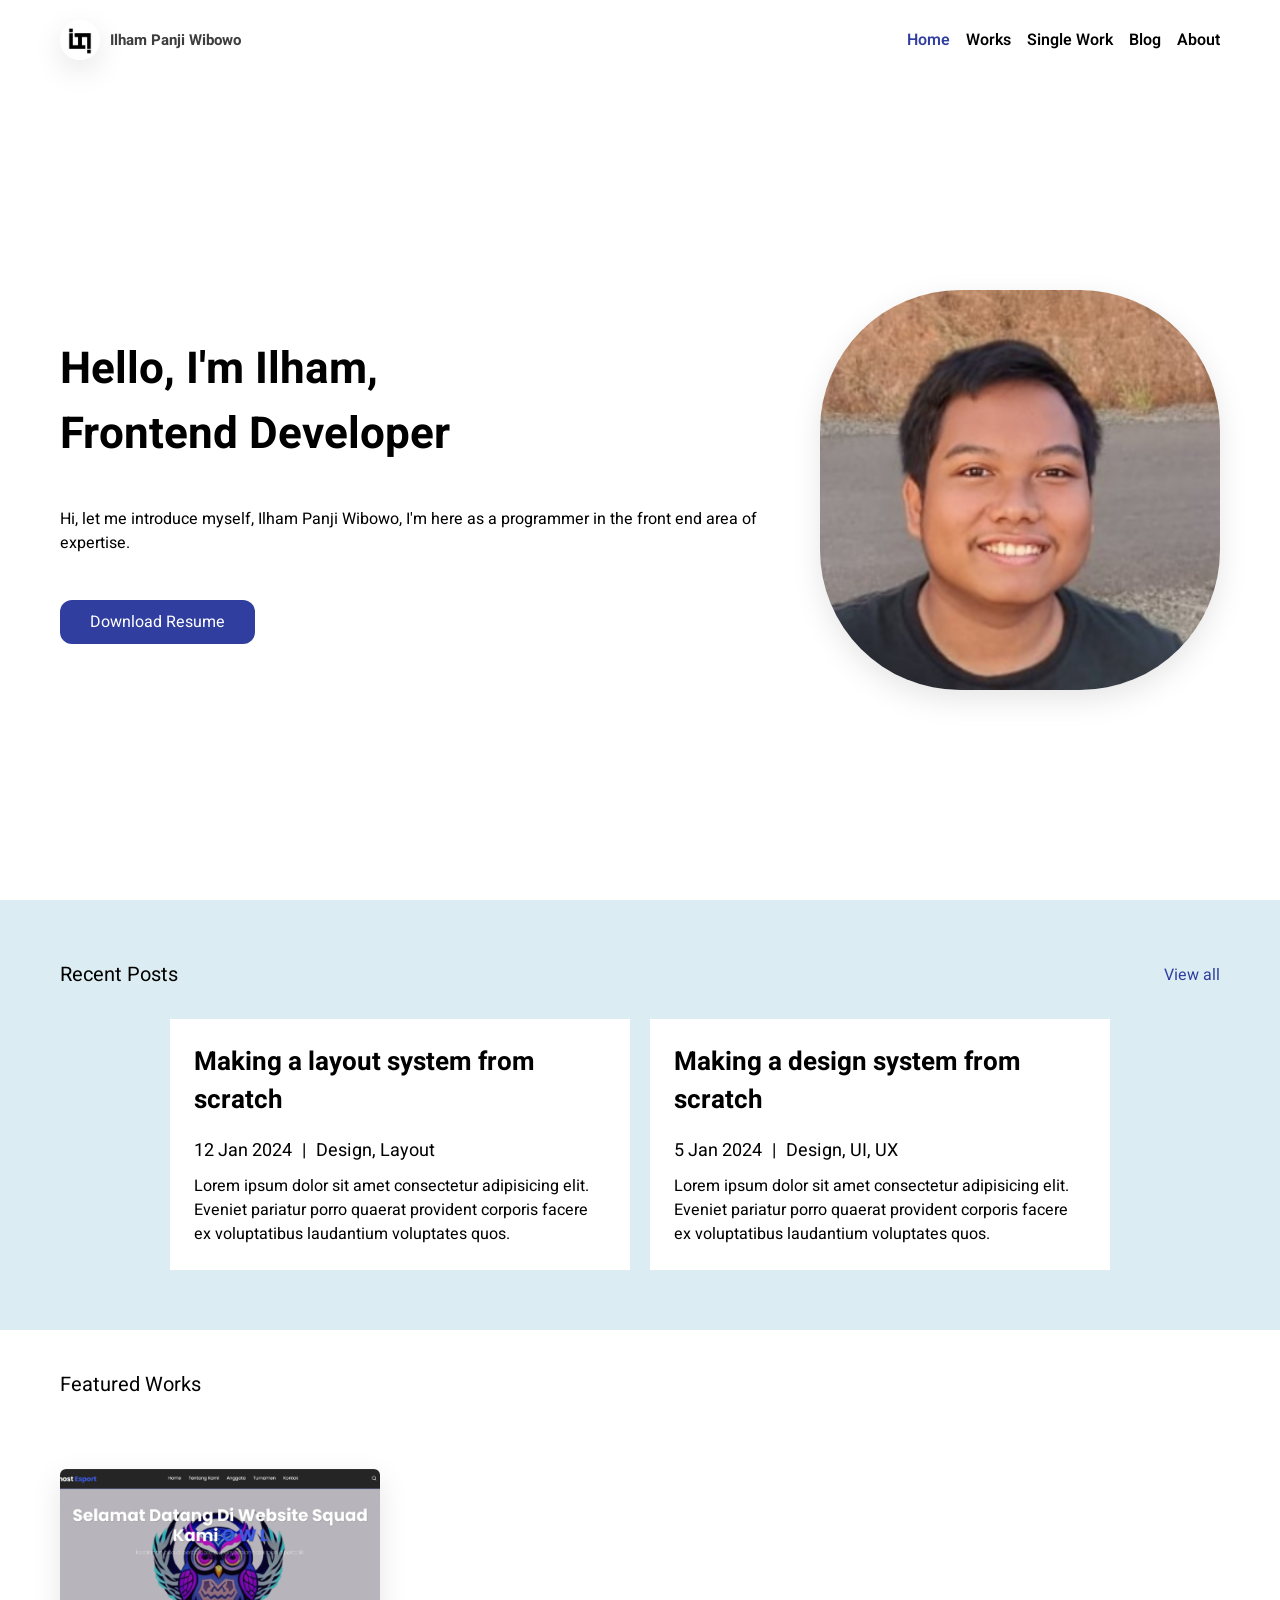
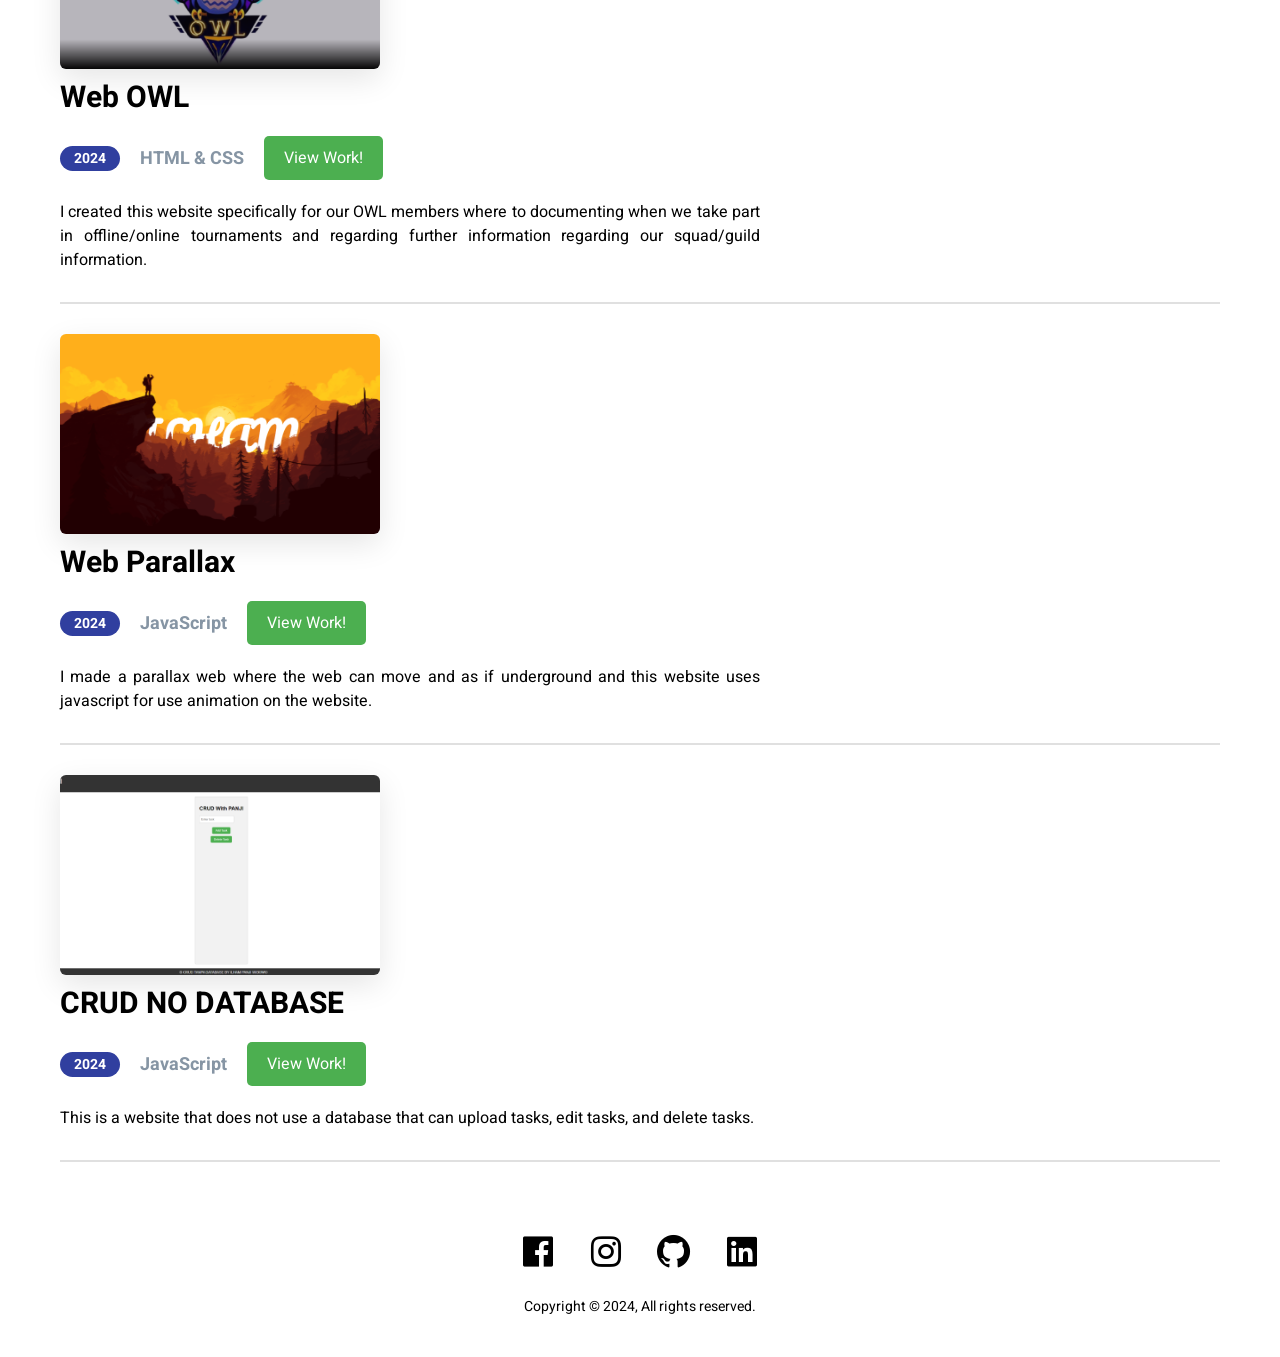
<file: index.html>
<!DOCTYPE html>
<html lang="en">
<head>
    <meta charset="UTF-8">
    <meta name="viewport" content="width=device-width, initial-scale=1.0">
    <link href="https://unpkg.com/boxicons@2.1.4/css/boxicons.min.css" rel="stylesheet">
    <link rel="stylesheet" href="style.css">
    <title>Personal Portfolio Ilham</title>
</head>
<body>
 <nav>
    <div class="logo">
      <img src="assets/IPW.jpg" />
      <a href="#">Ilham Panji Wibowo</a>
    </div>
    <div class="nav-links">
      <a class="selected" href="index.html">Home</a>
      <a href="works.html">Works</a>
      <a href="single-work.html">Single Work</a>
      <a href="blog.html">Blog</a>
      <a href="about.html">About</a>
    </div>
  </nav>

    <div class="main">
        <div class="info">
            <h1>Hello, I'm Ilham, <br>Frontend Developer</h1>
            <p>
                Hi, let me introduce myself, Ilham Panji Wibowo, I'm here as a programmer in the front end area of expertise.
            </p>
            <button>Download Resume</button>
        </div>
        <img src="assets/Ilham.png" alt="Ilham's Photo">
    </div>

    <div class="recent">
        <div class="header">
            <h4>Recent Posts</h4>
            <a href="blog.html">View all</a>
        </div>
        <div class="posts">
            <div class="post-item">
                <h3>Making a layout system from scratch</h3>
                <div class="info">
                    <h5>12 Jan 2024</h5>
                    <h5>|</h5>
                    <h5>Design, Layout</h5>
                </div>
                <p>
                    Lorem ipsum dolor sit amet consectetur adipisicing elit. Eveniet
                    pariatur porro quaerat provident corporis facere ex voluptatibus
                    laudantium voluptates quos.
                </p>
            </div>
            <div class="post-item">
                <h3>Making a design system from scratch</h3>
                <div class="info">
                    <h5>5 Jan 2024</h5>
                    <h5>|</h5>
                    <h5>Design, UI, UX</h5>
                </div>
                <p>
                    Lorem ipsum dolor sit amet consectetur adipisicing elit. Eveniet
                    pariatur porro quaerat provident corporis facere ex voluptatibus
                    laudantium voluptates quos.
                </p>
            </div>
        </div>
    </div>

    <div class="separator">
        <h4>Featured Works</h4>
    </div>

    <div class="featured">
        <div class="item">
            <div class="details">
                <a href="https://ilhamajjah.github.io/OWL-GhostEsport/" target="_blank">
                    <img src="assets/Work-1.png" alt="Web OWL">
                    <h3>Web OWL</h3>
                    <div class="item-info">
                        <div class="year-badge">2024</div>
                        <h4>HTML & CSS</h4>
                        <div class="view-work">View Work!</div>
                    </div>
                </a>
                <p>
                  I created this website specifically for our OWL members where to
                  documenting when we take part in offline/online tournaments and
                  regarding further information regarding our squad/guild information.
                </p>
            </div>
        </div>
        <div class="item">
            <div class="details">
                <a href="https://ilhamajjah.github.io/paralaxpanji/" target="_blank">
                    <img src="assets/Work-2.png" alt="Web Parallax">
                    <h3>Web Parallax</h3>
                    <div class="item-info">
                        <div class="year-badge">2024</div>
                        <h4>JavaScript</h4>
                        <div class="view-work">View Work!</div>
                    </div>
                </a>
                <p>
                  I made a parallax web where the web can move and
                  as if underground and this website uses javascript for
                  use animation on the website.
                </p>
            </div>
        </div>
        <div class="item">
            <div class="details">
                <a href="https://ilhamajjah.github.io/CRUDNODB/" target="_blank">
                    <img src="assets/Work-3.png" alt="CRUD NO DATABASE">
                    <h3>CRUD NO DATABASE</h3>
                    <div class="item-info">
                        <div class="year-badge">2024</div>
                        <h4>JavaScript</h4>
                        <div class="view-work">View Work!</div>
                    </div>
                </a>
                <p>
                  This is a website that does not use a database that can upload tasks, edit tasks, and delete tasks.
                </p>
            </div>
        </div>
    </div>

    <footer>
        <div class="socials">
            <a href="https://www.facebook.com/ilham.panjiwibowo?mibextid=ZbWKwL" target="_blank"><i class="bx bxl-facebook-square"></i></a>
            <a href="https://www.instagram.com/ilhamthecraft?igsh=bWM5Z2NmdzF6bHhk" target="_blank"><i class="bx bxl-instagram"></i></a>
            <a href="https://github.com/ILHAMAJJAH" target="_blank"><i class="bx bxl-github"></i></a>
            <a href="https://www.linkedin.com/in/ilham-panji-wibowo-17b98a2b2?utm_source=share&utm_campaign=share_via&utm_content=profile&utm_medium=android_app" target="_blank"><i class="bx bxl-linkedin-square"></i></a>
        </div>

        <p>Copyright © 2024, All rights reserved.</p>
    </footer>
</body>
</html>
</file>
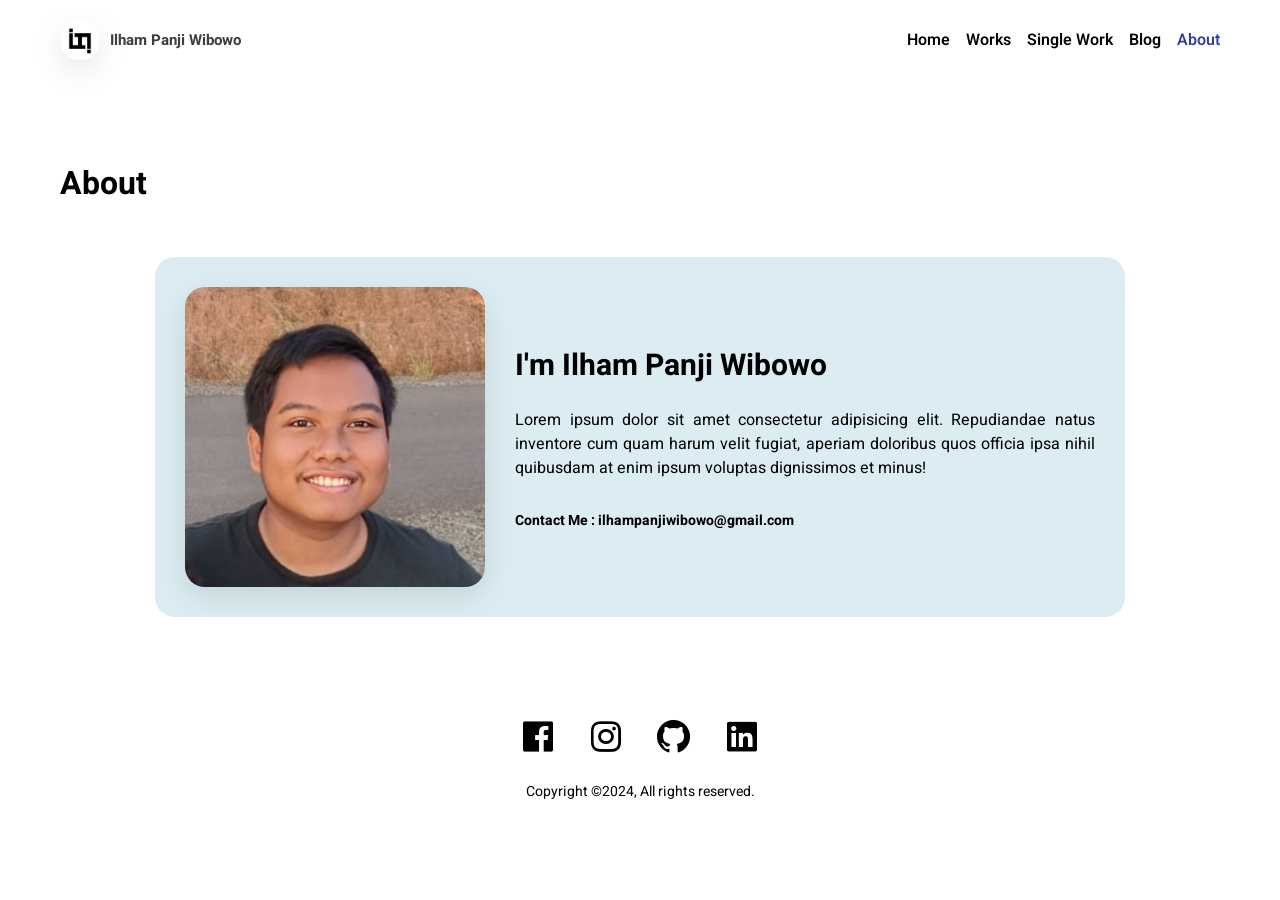
<file: about.html>
<!DOCTYPE html>
<html lang="en">
  <head>
    <meta charset="UTF-8" />
    <meta name="viewport" content="width=device-width, initial-scale=1.0" />
    <link
      href="https://unpkg.com/boxicons@2.1.4/css/boxicons.min.css"
      rel="stylesheet"
    />
    <link rel="stylesheet" href="style.css" />
    <title>About Page | Ilham Panji Wibowo</title>
  </head>

  <body>
    <nav>
      <div class="logo">
        <img src="assets/IPW.jpg" />
        <a href="#">Ilham Panji Wibowo</a>
      </div>
      <div class="nav-links">
        <a href="index.html">Home</a>
        <a href="works.html">Works</a>
        <a href="single-work.html">Single Work</a>
        <a href="blog.html">Blog</a>
        <a class="selected" href="about.html">About</a>
      </div>
    </nav>

    <h1 class="page-title">About</h1>

    <div class="content">
      <div class="container">
        <img src="assets/Ilham.png" />
        <div class="about">
          <h2>I'm Ilham Panji Wibowo</h2>
          <p>
            Lorem ipsum dolor sit amet consectetur adipisicing elit. Repudiandae
            natus inventore cum quam harum velit fugiat, aperiam doloribus quos
            officia ipsa nihil quibusdam at enim ipsum voluptas dignissimos et
            minus!
          </p>
          <p class="email">Contact Me : ilhampanjiwibowo@gmail.com</p>
        </div>
      </div>
    </div>

    <footer>
      <div class="socials">
        <a
          href="https://www.facebook.com/ilham.panjiwibowo?mibextid=ZbWKwL"
          target="_blank"
          ><i class="bx bxl-facebook-square"></i
        ></a>
        <a
          href="https://www.instagram.com/ilhamthecraft?igsh=bWM5Z2NmdzF6bHhk"
          target="_blank"
          ><i class="bx bxl-instagram"></i
        ></a>
        <a href="https://github.com/ILHAMAJJAH" target="_blank"
          ><i class="bx bxl-github"></i
        ></a>
        <a
          href="https://www.linkedin.com/in/ilham-panji-wibowo-17b98a2b2?utm_source=share&utm_campaign=share_via&utm_content=profile&utm_medium=android_app"
          target="_blank"
          ><i class="bx bxl-linkedin-square"></i
        ></a>
      </div>
      <p>Copyright ©2024, All rights reserved.</p>
    </footer>
  </body>
</html>
</file>
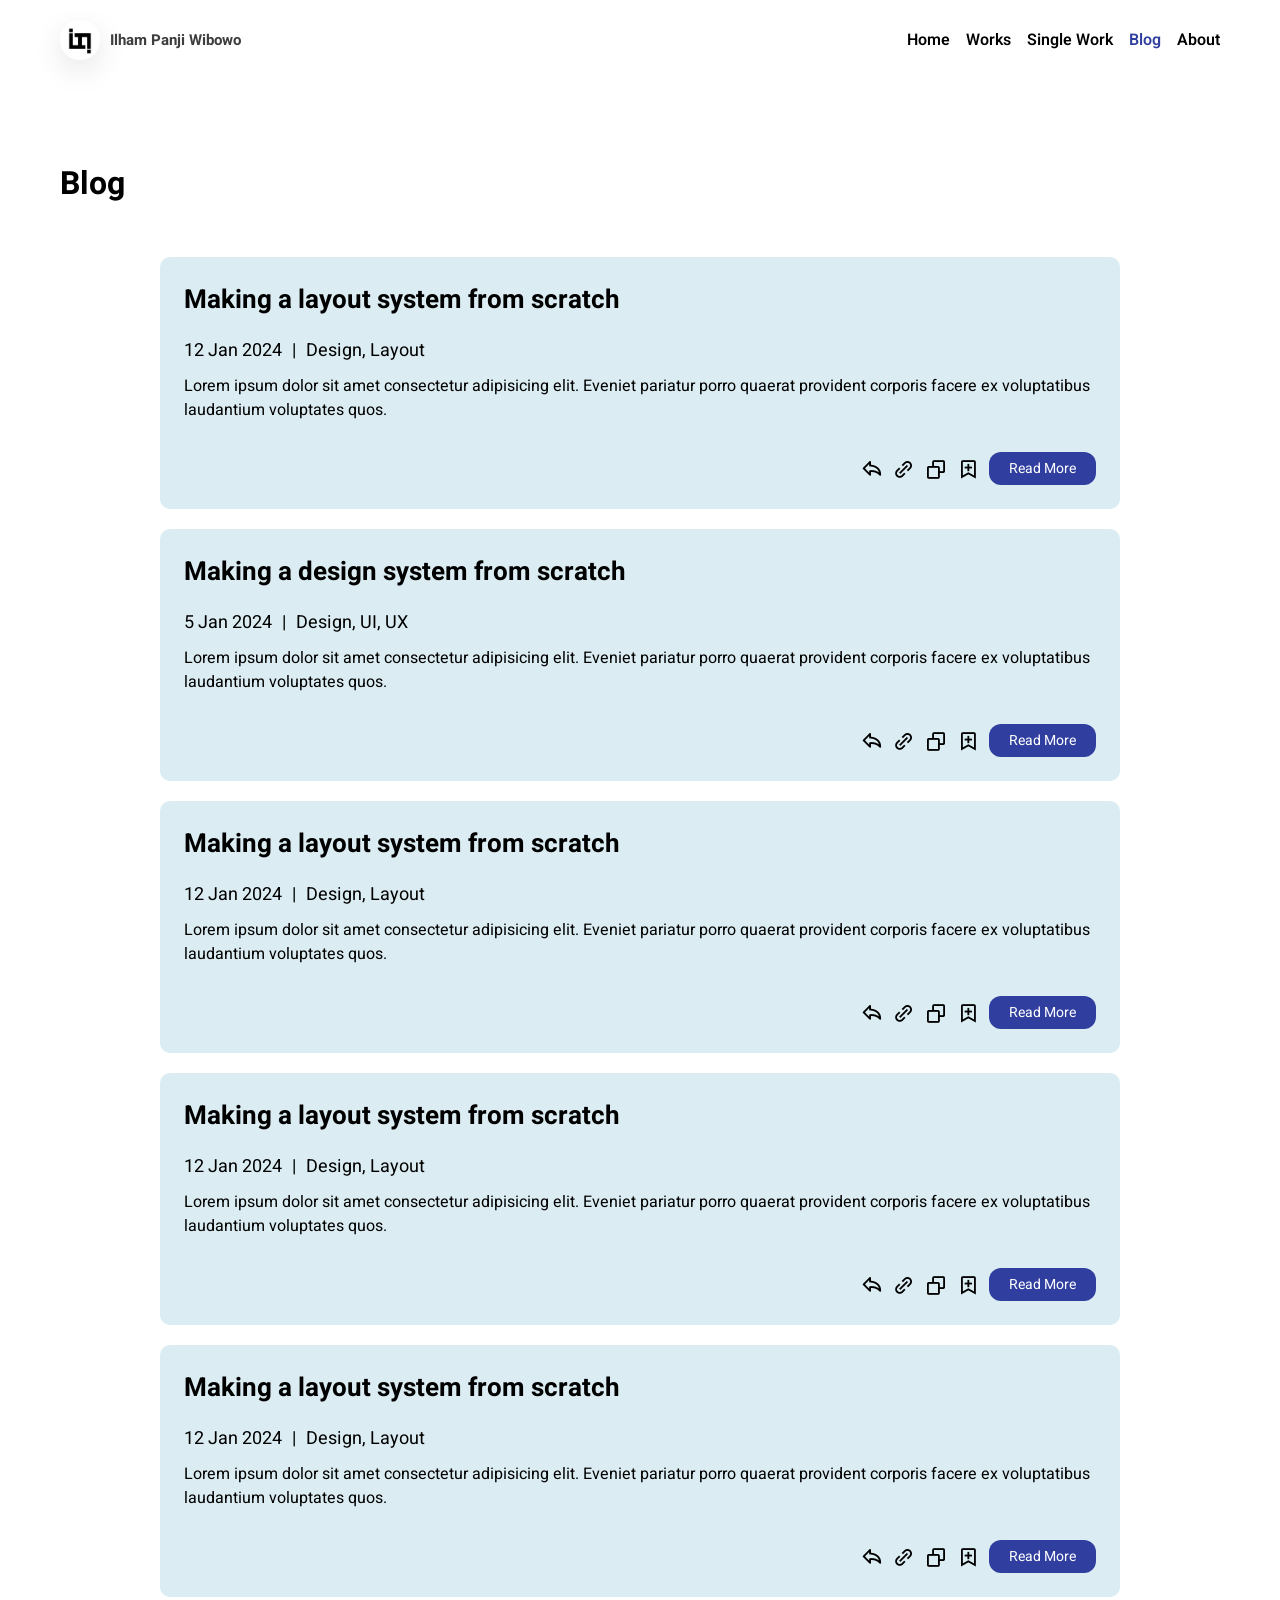
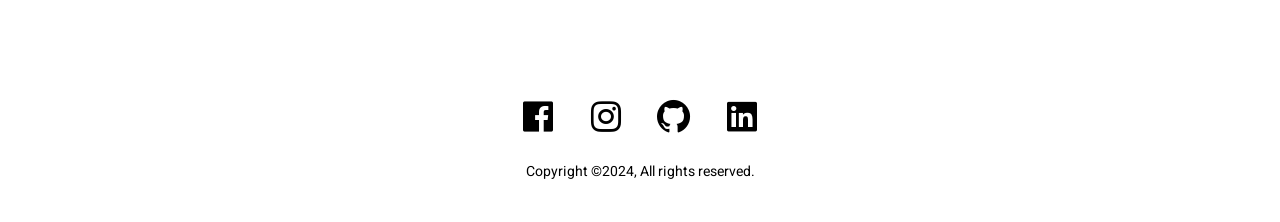
<file: blog.html>
<!DOCTYPE html>
<html lang="en">
  <head>
    <meta charset="UTF-8" />
    <meta name="viewport" content="width=device-width, initial-scale=1.0" />
    <link
      href="https://unpkg.com/boxicons@2.1.4/css/boxicons.min.css"
      rel="stylesheet"
    />
    <link rel="stylesheet" href="style.css" />
    <title>Blog Page | Ilham Panji Wibowo</title>
  </head>

  <body>
    <nav>
      <div class="logo">
        <img src="assets/IPW.jpg" />
        <a href="#">Ilham Panji Wibowo</a>
      </div>
      <div class="nav-links">
        <a href="index.html">Home</a>
        <a href="works.html">Works</a>
        <a href="single-work.html">Single Work</a>
        <a class="selected" href="blog.html">Blog</a>
        <a href="about.html">About</a>
      </div>
    </nav>

    <h1 class="page-title">Blog</h1>

    <div class="content">
      <div class="post-list">
        <div class="post-item">
          <h3>Making a layout system from scratch</h3>
          <div class="info">
            <h5>12 Jan 2024</h5>
            <h5>|</h5>
            <h5>Design, Layout</h5>
          </div>
          <p>
            Lorem ipsum dolor sit amet consectetur adipisicing elit. Eveniet
            pariatur porro quaerat provident corporis facere ex voluptatibus
            laudantium voluptates quos.
          </p>

          <div class="buttons">
            <i class="bx bx-share"></i>
            <i class="bx bx-link-alt"></i>
            <i class="bx bx-copy"></i>
            <i class="bx bx-bookmark-plus"></i>
            <button>Read More</button>
          </div>
        </div>
        <div class="post-item">
          <h3>Making a design system from scratch</h3>
          <div class="info">
            <h5>5 Jan 2024</h5>
            <h5>|</h5>
            <h5>Design, UI, UX</h5>
          </div>
          <p>
            Lorem ipsum dolor sit amet consectetur adipisicing elit. Eveniet
            pariatur porro quaerat provident corporis facere ex voluptatibus
            laudantium voluptates quos.
          </p>
          <div class="buttons">
            <i class="bx bx-share"></i>
            <i class="bx bx-link-alt"></i>
            <i class="bx bx-copy"></i>
            <i class="bx bx-bookmark-plus"></i>
            <button>Read More</button>
          </div>
        </div>

        <div class="post-item">
          <h3>Making a layout system from scratch</h3>
          <div class="info">
            <h5>12 Jan 2024</h5>
            <h5>|</h5>
            <h5>Design, Layout</h5>
          </div>
          <p>
            Lorem ipsum dolor sit amet consectetur adipisicing elit. Eveniet
            pariatur porro quaerat provident corporis facere ex voluptatibus
            laudantium voluptates quos.
          </p>
          <div class="buttons">
            <i class="bx bx-share"></i>
            <i class="bx bx-link-alt"></i>
            <i class="bx bx-copy"></i>
            <i class="bx bx-bookmark-plus"></i>
            <button>Read More</button>
          </div>
        </div>

        <div class="post-item">
          <h3>Making a layout system from scratch</h3>
          <div class="info">
            <h5>12 Jan 2024</h5>
            <h5>|</h5>
            <h5>Design, Layout</h5>
          </div>
          <p>
            Lorem ipsum dolor sit amet consectetur adipisicing elit. Eveniet
            pariatur porro quaerat provident corporis facere ex voluptatibus
            laudantium voluptates quos.
          </p>
          <div class="buttons">
            <i class="bx bx-share"></i>
            <i class="bx bx-link-alt"></i>
            <i class="bx bx-copy"></i>
            <i class="bx bx-bookmark-plus"></i>
            <button>Read More</button>
          </div>
        </div>

        <div class="post-item">
          <h3>Making a layout system from scratch</h3>
          <div class="info">
            <h5>12 Jan 2024</h5>
            <h5>|</h5>
            <h5>Design, Layout</h5>
          </div>
          <p>
            Lorem ipsum dolor sit amet consectetur adipisicing elit. Eveniet
            pariatur porro quaerat provident corporis facere ex voluptatibus
            laudantium voluptates quos.
          </p>
          <div class="buttons">
            <i class="bx bx-share"></i>
            <i class="bx bx-link-alt"></i>
            <i class="bx bx-copy"></i>
            <i class="bx bx-bookmark-plus"></i>
            <button>Read More</button>
          </div>
        </div>
      </div>
    </div>

    <footer>
      <div class="socials">
        <a
          href="https://www.facebook.com/ilham.panjiwibowo?mibextid=ZbWKwL"
          target="_blank"
          ><i class="bx bxl-facebook-square"></i
        ></a>
        <a
          href="https://www.instagram.com/ilhamthecraft?igsh=bWM5Z2NmdzF6bHhk"
          target="_blank"
          ><i class="bx bxl-instagram"></i
        ></a>
        <a href="https://github.com/ILHAMAJJAH" target="_blank"
          ><i class="bx bxl-github"></i
        ></a>
        <a
          href="https://www.linkedin.com/in/ilham-panji-wibowo-17b98a2b2?utm_source=share&utm_campaign=share_via&utm_content=profile&utm_medium=android_app"
          target="_blank"
          ><i class="bx bxl-linkedin-square"></i
        ></a>
      </div>
      <p>Copyright ©2024, All rights reserved.</p>
    </footer>
  </body>
</html>
</file>
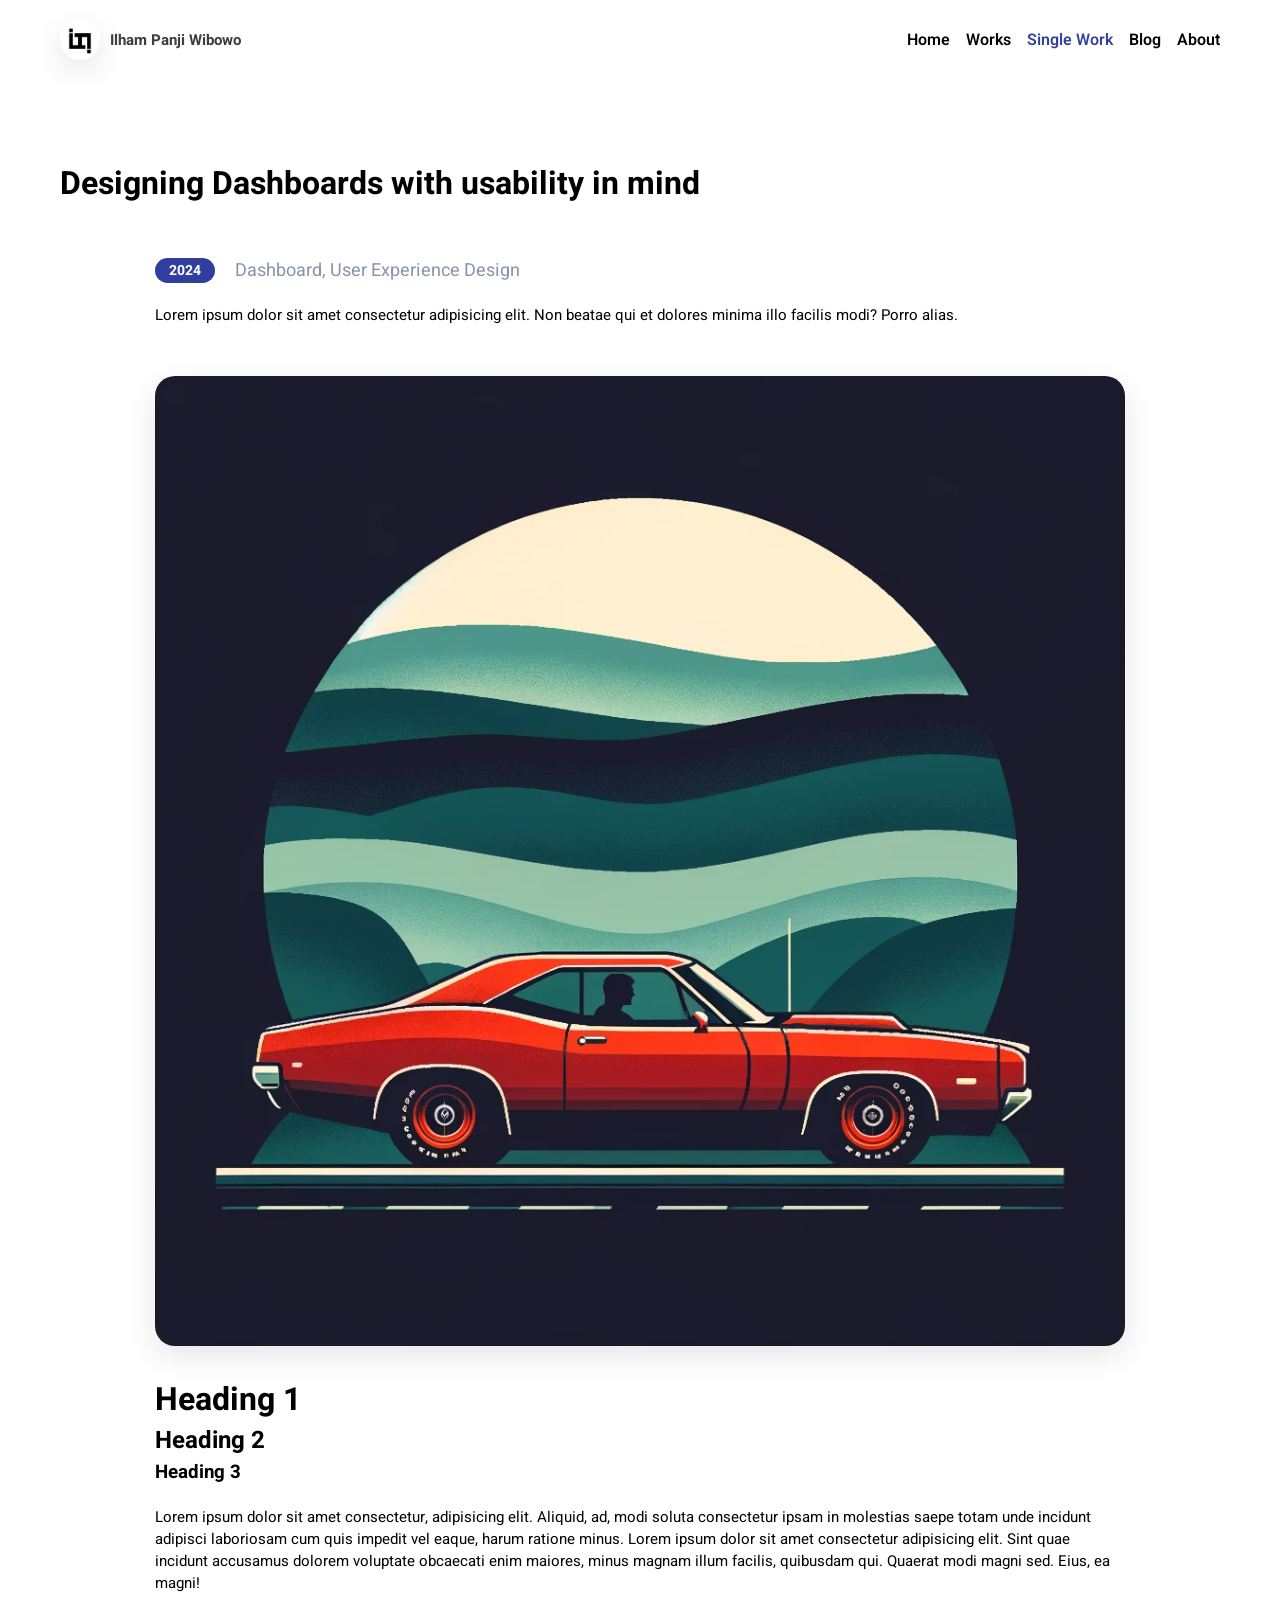
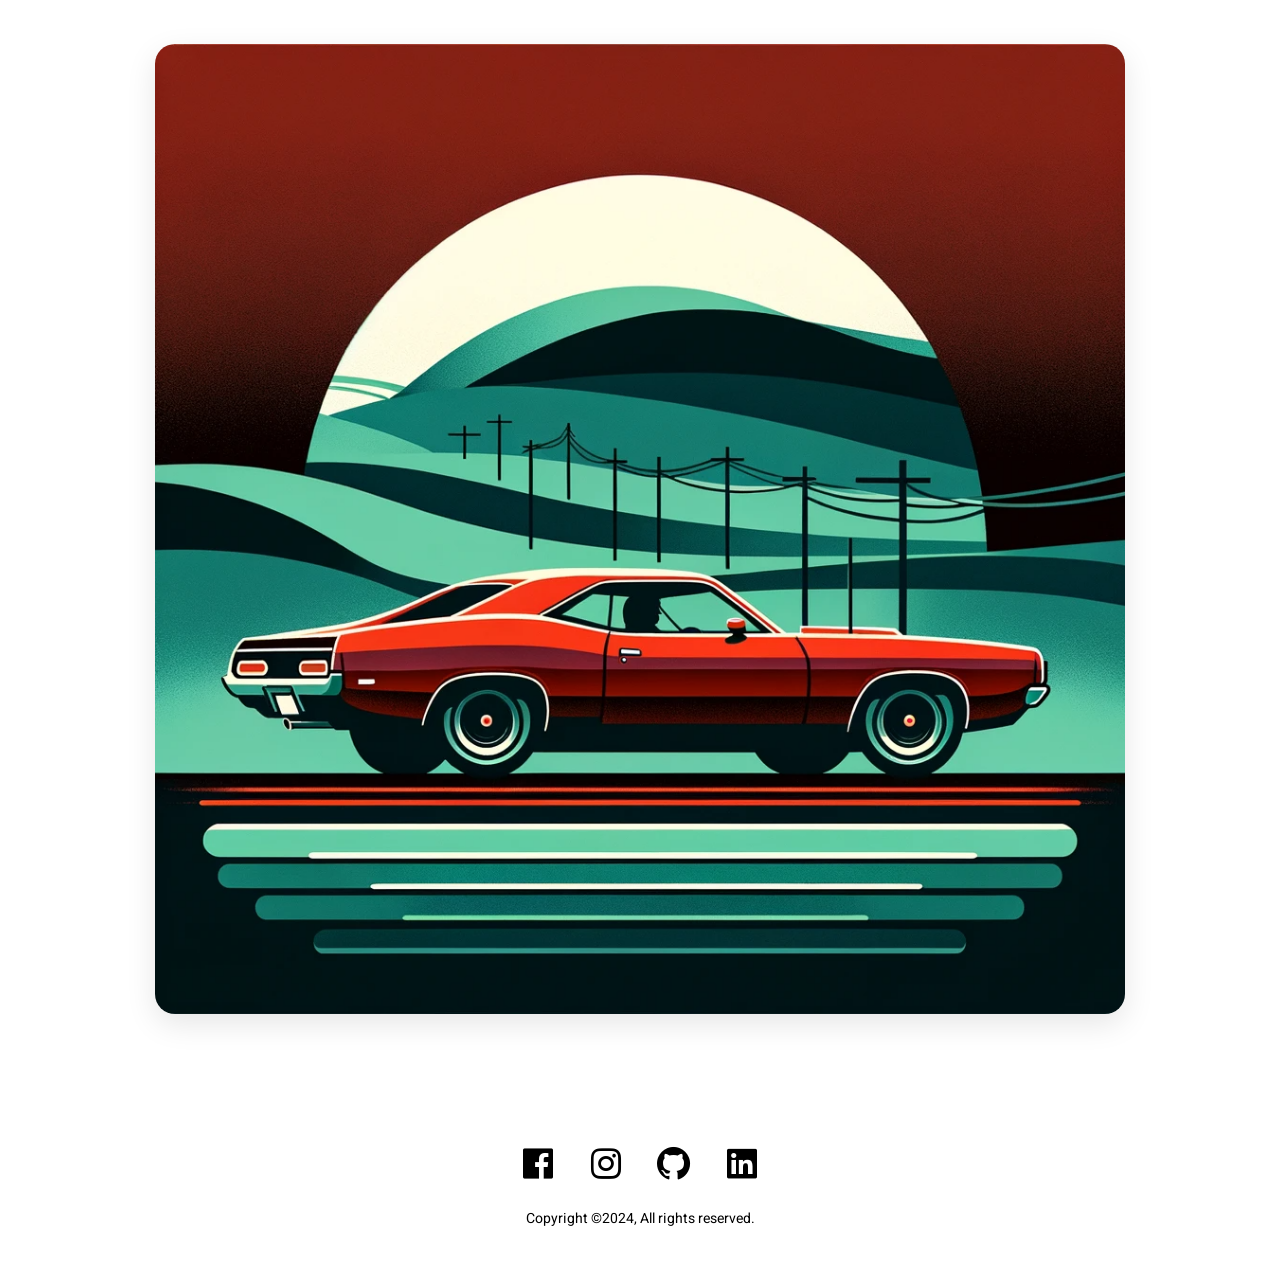
<file: single-work.html>
<!DOCTYPE html>
<html lang="en">
  <head>
    <meta charset="UTF-8" />
    <meta name="viewport" content="width=device-width, initial-scale=1.0" />
    <link
      href="https://unpkg.com/boxicons@2.1.4/css/boxicons.min.css"
      rel="stylesheet"
    />
    <link rel="stylesheet" href="style.css" />
    <title>Single Work Page | Ilham Panji Wibowo</title>
  </head>

  <body>
    <nav>
      <div class="logo">
        <img src="assets/IPW.jpg" />
        <a href="#">Ilham Panji Wibowo</a>
      </div>
      <div class="nav-links">
        <a href="index.html">Home</a>
        <a href="works.html">Works</a>
        <a class="selected" href="single-work.html">Single Work</a>
        <a href="blog.html">Blog</a>
        <a href="about.html">About</a>
      </div>
    </nav>

    <h1 class="page-title">Designing Dashboards with usability in mind</h1>

    <div class="content">
      <div class="work-info">
        <div class="year-badge">2024</div>
        <div class="category">
          <p>Dashboard, User Experience Design</p>
        </div>
      </div>

      <p>
        Lorem ipsum dolor sit amet consectetur adipisicing elit. Non beatae qui
        et dolores minima illo facilis modi? Porro alias.
      </p>

      <img src="assets/single-post-1.png" />

      <h1>Heading 1</h1>
      <h2>Heading 2</h2>
      <h3>Heading 3</h3>

      <p>
        Lorem ipsum dolor sit amet consectetur, adipisicing elit. Aliquid, ad,
        modi soluta consectetur ipsam in molestias saepe totam unde incidunt
        adipisci laboriosam cum quis impedit vel eaque, harum ratione minus.
        Lorem ipsum dolor sit amet consectetur adipisicing elit. Sint quae
        incidunt accusamus dolorem voluptate obcaecati enim maiores, minus
        magnam illum facilis, quibusdam qui. Quaerat modi magni sed. Eius, ea
        magni!
      </p>

      <img src="assets/single-post-2.png" />
    </div>

    <footer>
      <div class="socials">
        <a
          href="https://www.facebook.com/ilham.panjiwibowo?mibextid=ZbWKwL"
          target="_blank"
          ><i class="bx bxl-facebook-square"></i
        ></a>
        <a
          href="https://www.instagram.com/ilhamthecraft?igsh=bWM5Z2NmdzF6bHhk"
          target="_blank"
          ><i class="bx bxl-instagram"></i
        ></a>
        <a href="https://github.com/ILHAMAJJAH" target="_blank"
          ><i class="bx bxl-github"></i
        ></a>
        <a
          href="https://www.linkedin.com/in/ilham-panji-wibowo-17b98a2b2?utm_source=share&utm_campaign=share_via&utm_content=profile&utm_medium=android_app"
          target="_blank"
          ><i class="bx bxl-linkedin-square"></i
        ></a>
      </div>
      <p>Copyright ©2024, All rights reserved.</p>
    </footer>
  </body>
</html>
</file>
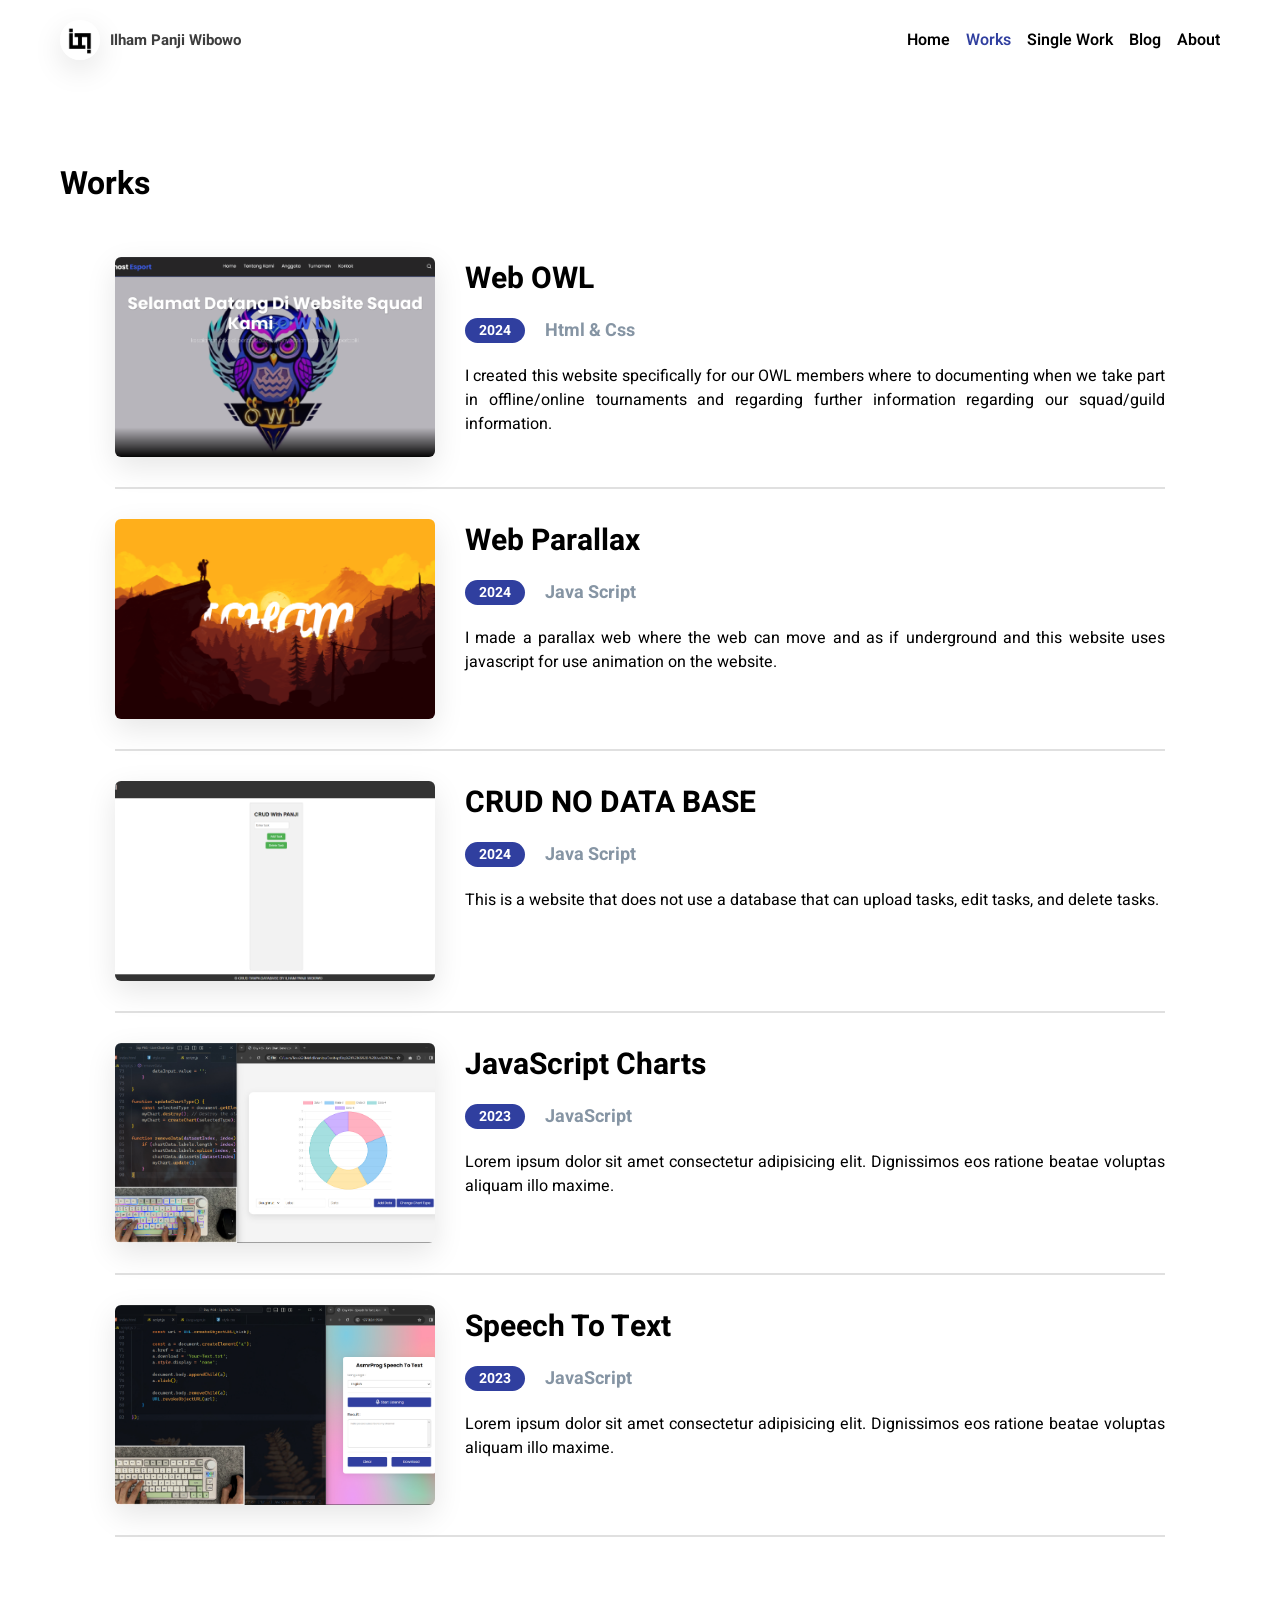
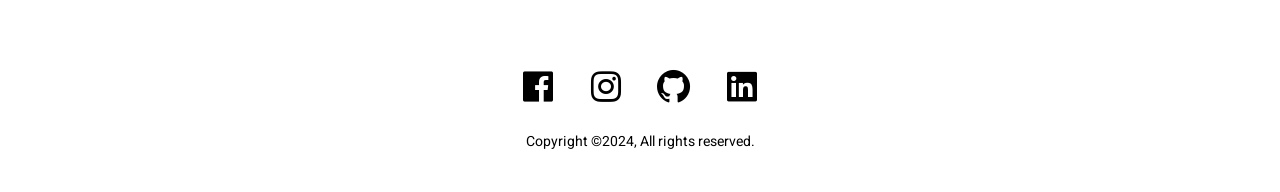
<file: works.html>
<!DOCTYPE html>
<html lang="en">
  <head>
    <meta charset="UTF-8" />
    <meta name="viewport" content="width=device-width, initial-scale=1.0" />
    <link
      href="https://unpkg.com/boxicons@2.1.4/css/boxicons.min.css"
      rel="stylesheet"
    />
    <link rel="stylesheet" href="style.css" />
    <title>Works Page | Ilham Panji Wibowo</title>
  </head>

  <body>
    <nav>
      <div class="logo">
        <img src="assets/IPW.jpg" />
        <a href="#">Ilham Panji Wibowo</a>
      </div>
      <div class="nav-links">
        <a href="index.html">Home</a>
        <a class="selected" href="works.html">Works</a>
        <a href="single-work.html">Single Work</a>
        <a href="blog.html">Blog</a>
        <a href="about.html">About</a>
      </div>
    </nav>

    <h1 class="page-title">Works</h1>

    <div class="content">
      <div class="works-list">
        <div class="item">
          <img src="assets/Work-1.png" />
          <div class="details">
            <h3>Web OWL</h3>
            <div class="item-info">
              <div class="year-badge">2024</div>
              <h4>Html & Css</h4>
            </div>
            <p>
              I created this website specifically for our OWL members where to
              documenting when we take part in offline/online tournaments and
              regarding further information regarding our squad/guild information.
            </p>
          </div>
        </div>
        <div class="item">
          <img src="assets/Work-2.png" />
          <div class="details">
            <h3>Web Parallax</h3>
            <div class="item-info">
              <div class="year-badge">2024</div>
              <h4>Java Script</h4>
            </div>
            <p>
              I made a parallax web where the web can move and
              as if underground and this website uses javascript for
              use animation on the website.
            </p>
          </div>
        </div>
        <div class="item">
          <img src="assets/Work-3.png" />
          <div class="details">
            <h3>CRUD NO DATA BASE</h3>
            <div class="item-info">
              <div class="year-badge">2024</div>
              <h4>Java Script</h4>
            </div>
            <p>
              This is a website that does not use a database that can upload tasks, edit tasks, and delete tasks.
            </p>
          </div>
        </div>
        <div class="item">
          <img src="assets/item-4.jpg" />
          <div class="details">
            <h3>JavaScript Charts</h3>
            <div class="item-info">
              <div class="year-badge">2023</div>
              <h4>JavaScript</h4>
            </div>
            <p>
              Lorem ipsum dolor sit amet consectetur adipisicing elit.
              Dignissimos eos ratione beatae voluptas aliquam illo maxime.
            </p>
          </div>
        </div>
        <div class="item">
          <img src="assets/item-5.jpg" />
          <div class="details">
            <h3>Speech To Text</h3>
            <div class="item-info">
              <div class="year-badge">2023</div>
              <h4>JavaScript</h4>
            </div>
            <p>
              Lorem ipsum dolor sit amet consectetur adipisicing elit.
              Dignissimos eos ratione beatae voluptas aliquam illo maxime.
            </p>
          </div>
        </div>
      </div>
    </div>

    <footer>
      <div class="socials">
        <a
          href="https://www.facebook.com/ilham.panjiwibowo?mibextid=ZbWKwL"
          target="_blank"
          ><i class="bx bxl-facebook-square"></i
        ></a>
        <a
          href="https://www.instagram.com/ilhamthecraft?igsh=bWM5Z2NmdzF6bHhk"
          target="_blank"
          ><i class="bx bxl-instagram"></i
        ></a>
        <a href="https://github.com/ILHAMAJJAH" target="_blank"
          ><i class="bx bxl-github"></i
        ></a>
        <a
          href="https://www.linkedin.com/in/ilham-panji-wibowo-17b98a2b2?utm_source=share&utm_campaign=share_via&utm_content=profile&utm_medium=android_app"
          target="_blank"
          ><i class="bx bxl-linkedin-square"></i
        ></a>
      </div>
      <p>Copyright ©2024, All rights reserved.</p>
    </footer>
  </body>
</html>
</file>
<file: style.css>
@import url('https://fonts.googleapis.com/css2?family=Heebo:wght@300;400;500;600;700;800&display=swap');

*{
    margin: 0;
    padding: 0;
    box-sizing: border-box;
    font-family: 'Heebo', sans-serif;
}

a{
    text-decoration: none;
    color: #000;
}

img{
    object-fit: cover;
    object-position: top;
    box-shadow: 0 10px 30px rgba(0, 0, 0, 0.1);
}

nav{
    padding: 20px 148px;
    background-color: #fff;
    display: flex;
    align-items: center;
    justify-content: space-between;
    font-weight: 600;
}

nav .logo{
    display: flex;
    align-items: center;
    gap: 10px;
}

nav .logo img{
    width: 40px;
    height: 40px;
    border-radius: 50%;
}

nav .logo a{
    font-size: 15px;
    color: #3e3e3e;
    font-weight: bold;
}

nav .nav-links{
    display: flex;
    gap: 16px;
}

nav .nav-links a{
    transition: color 0.3s ease;
}

nav .nav-links a:hover,
nav .nav-links a.selected{
    color: #303f9f;
}

.main {
    padding: 0 148px;
    display: flex;
    align-items: center;
    justify-content: space-between;
    gap: 50px;
    height: calc(100vh - 80px);
}

.main .info h1{
    font-size: 44px;
    margin-bottom: 40px;
}

.main .info p{
    font-size: 16px;
    margin-bottom: 45px;
    width: 100%;
}

.main .info button,
.content .post-list .post-item .buttons button{
    padding: 10px 30px;
    background: #303f9f;
    border: none;
    color: #fff;
    font-size: 16px;
    border-radius: 12px;
    cursor: pointer;
    transition: background 0.3s ease;
}

.main .info button:hover,
.content .post-list .post-item .buttons button:hover{
    background: #1a237e;
}

.main img{
    width: 400px;
    height: 400px;
    border-radius: 140px;
}

.recent{
    padding: 60px 148px;
    background-color: #dbedf2;
}

.recent .header{
    display: flex;
    align-items: center;
    justify-content: space-between;
    margin-bottom: 30px;
}

.recent .header h4,
.separator h4{
    font-size: 20px;
    font-weight: 400;
}

.recent .header a{
    color: #303f9f;
}

.recent .posts{
    display: flex;
    justify-content: center;
    gap: 20px;
}

.recent .posts .post-item{
    background-color: #fff;
    padding: 24px;
    width: 460px;
}

.recent .posts .post-item h3,
.content .post-list .post-item h3{
    font-size: 26px;
    margin-bottom: 18px;
}

.recent .posts .post-item .info,
.content .post-list .post-item .info{
    display: flex;
    gap: 10px;
    margin-bottom: 10px;
}

.recent .posts .post-item .info h5,
.content .post-list .post-item h5{
    font-size: 18px;
    font-weight: 400;
}

.recent .posts .post-item p{
    width: 400px;
}

.separator{
    padding: 40px 148px 0;
}

.separator h4{
    margin-bottom: 30px;
}

.featured{
    padding: 40px 290px 0;
}

.featured .item,
.works-list .item{
    display: flex;
    gap: 30px;
    margin-bottom: 30px;
    padding-bottom: 30px;
    border-bottom: 2px solid #e0e0e0;
}

.featured .item img,
.works-list .item img{
    width: 320px;
    height: 200px;
    border-radius: 6px;
}

.featured .item .details h3,
.works-list .item h3{
    font-size: 30px;
    margin-bottom: 16px;
}

.featured .item .details .item-info,
.works-list .item .details .item-info{
    display: flex;
    align-items: center;
    gap: 20px;
    margin-bottom: 20px;
}

.featured .item .details .item-info .year-badge,
.works-list .item .details .item-info .year-badge,
.content .work-info .year-badge{
    background-color: #303f9f;
    padding: 2px 14px;
    color: #fff;
    border-radius: 16px;
    font-size: 14px;
    font-weight: bold;
}

.featured .item .details .item-info h4,
.works-list .item .details .item-info h4{
    color: #8695a4;
    font-size: 18px;
}

.featured .item .details p,
.works-list .item .details p{
    width: 700px;
    text-align: justify;
}

footer{
    padding: 40px 0;
    display: flex;
    flex-direction: column;
    align-items: center;
}

footer .socials{
    display: flex;
    align-items: center;
    gap: 28px;
    margin-bottom: 20px;
}

footer .socials i{
    font-size: 40px;
    cursor: pointer;
    transition: color 0.3s ease;
}

footer .socials i:hover{
    color: #303f9f;
}

footer p{
    font-size: 14px;
}

.page-title{
    padding: 80px 234px 20px;
    width: 100%;
}

.content{
    padding: 30px 148px 60px;
    display: flex;
    flex-direction: column;
    align-items: center;
}

.content .work-info{
    display: flex;
    align-items: center;
    justify-content: flex-start;
    gap: 20px;
    width: 970px;
}

.content .work-info .category{
    color: #8695a4;
    font-size: 18px;
}

.content>p{
    width: 970px;
    font-size: 15px;
    margin: 20px 0;
}

.content>img{
    width: 970px;
    margin: 30px 0;
    border-radius: 20px;
}

.content>h1,
.content>h2,
.content>h3{
    width: 970px;
}

.content .post-list{
    display: flex;
    flex-direction: column;
    gap: 20px;
}

.content .post-list .post-item{
    background-color: #dbedf2;
    padding: 24px;
    width: 960px;
    border-radius: 10px;
}

.content .post-list .post-item .buttons{
    margin-top: 30px;
    display: flex;
    align-items: center;
    justify-content: flex-end;
    gap: 10px;
}

.content .post-list .post-item .buttons button{
    font-size: 14px;
    padding: 6px 20px;
}

.content .post-list .post-item .buttons i{
    font-size: 22px;
    cursor: pointer;
    transition: color 0.3s ease;
}

.content .post-list .post-item .buttons i:hover{
    color: #303f9f;
}

.content .container{
    background-color: #dbedf2;
    padding: 30px;
    display: flex;
    align-items: center;
    gap: 30px;
    width: 970px;
    border-radius: 20px;
}

.content .container img{
    width: 300px;
    height: 300px;
    border-radius: 20px;
}

.content .container h2{
    margin-bottom: 20px;
    font-size: 30px;
}

.content .container .about>p{
    text-align: justify;
}

.content .container .about .email{
    font-weight: bold;
    margin-top: 30px;
    font-size: 14px;
}

@media screen and (max-width: 1400px) {
    
    nav{
        padding: 20px 60px;
    }

    .main{
        padding: 0 60px;
    }

    .recent{
        padding: 60px;
    }

    .featured,
    .separator{
        padding: 40px 60px 0;
    }

    .page-title{
        padding: 80px 60px 20px;
    }

}

@media screen and (max-width: 1200px) {
    
    nav{
        padding: 20px 40px;
    }

    .main{
        padding: 0 40px;
    }

    .main img{
        width: 340px;
        height: 340px;
    }

    .recent{
        padding: 40px;
    }

    .featured,
    .separator{
        padding: 40px 40px 0;
    }

    .featured .item .details p,
    .works-list .item .details p{
        width: 100%;
    }

    .page-title{
        padding: 80px 40px 20px;
    }

    .content .work-info,
    .content>p,
    .content>img,
    .content>h1,
    .content>h2,
    .content>h3,
    .content .post-list .post-item,
    .content .container{
        width: 100%;
    }

    .content .container img{
        width: 250px;
        height: 250px;
    }

    .content .container h2{
        font-size: 24px;
        margin-bottom: 10px;
    }

    .content .container .about>p{
        font-size: 14px;
    }

}

@media screen and (max-width: 992px) {
    
    nav{
        padding: 20px;
    }

    .main{
        padding: 0 20px;
    }

    .main img{
        width: 300px;
        height: 300px;
    }

    .main .info h1{
        font-size: 34px;
    }

    .main .info p{
        font-size: 15px;
    }

    .main .info button{
        font-size: 15px;
        padding: 8px 22px;
    }

    .recent{
        padding: 40px 20px;
    }

    .recent .posts .post-item{
        width: 100%;
    }

    .recent .posts .post-item h3,
    .content .post-list .post-item h3{
        font-size: 20px;
    }

    .recent .posts .post-item .info h5,
    .content .post-list .post-item .info h5{
        font-size: 14px;
    }

    .recent .posts .post-item p{
        width: 100%;
        font-size: 14px;
    }

    .featured,
    .separator{
        padding: 40px 20px 0;
    }

    .featured .item,
    .works-list .item{
        flex-direction: column;
        padding: 0 20px 30px;
    }

    .featured .item img,
    .works-list .item img{
        width: 100%;
        height: auto;
    }

    .featured .item .details h3,
    .works-list .details .item h3{
        font-size: 24px;
        margin-bottom: 12px;
    }

    .featured .item .details .item-info .year-badge,
    .works-list .item .details .item-info .year-badge{
        font-size: 12px;
    }

    .featured .item .details .item-info h4,
    .works-list .item .details .item-info h4{
        font-size: 15px;
    }

    .featured .item .details p,
    .works-list .item .details p{
        font-size: 14px;
    }

    .content{
        padding: 30px 20px 60px;
    }

    .content .container h2{
        font-size: 20px;
    }

    .content .container .about>p{
        font-size: 13px;
    }

}

@media screen and (max-width: 768px) {
    
    nav{
        justify-content: center;
    }

    nav .logo{
        display: none;
    }

    .main{
        flex-direction: column;
        justify-content: space-around;
        margin: 40px 0;
        height: auto;
    }

    .main .info h1{
        font-size: 30px;
        margin-bottom: 16px;
    }

    .main .info p{
        margin-bottom: 16px;
    }

    .main .info button{
        padding: 6px 20px;
        font-size: 13px;
    }

    .main img{
        margin-top: 20px;
        width: 100%;
        height: auto;
        border-radius: 50px;
    }

    .recent .posts,
    .content .container{
        flex-direction: column;
    }

    .content .container img{
        width: 100%;
        height: auto;
    }

}

.view-work {
    display: inline-block;
    padding: 10px 20px;
    background-color: #4CAF50;
    color: white;
    border: none;
    border-radius: 5px;
    cursor: pointer;
    text-align: center;
    text-decoration: none;
    transition: background-color 0.3s;
}

.view-work:hover {
    background-color: #45a049;
}
</file>
